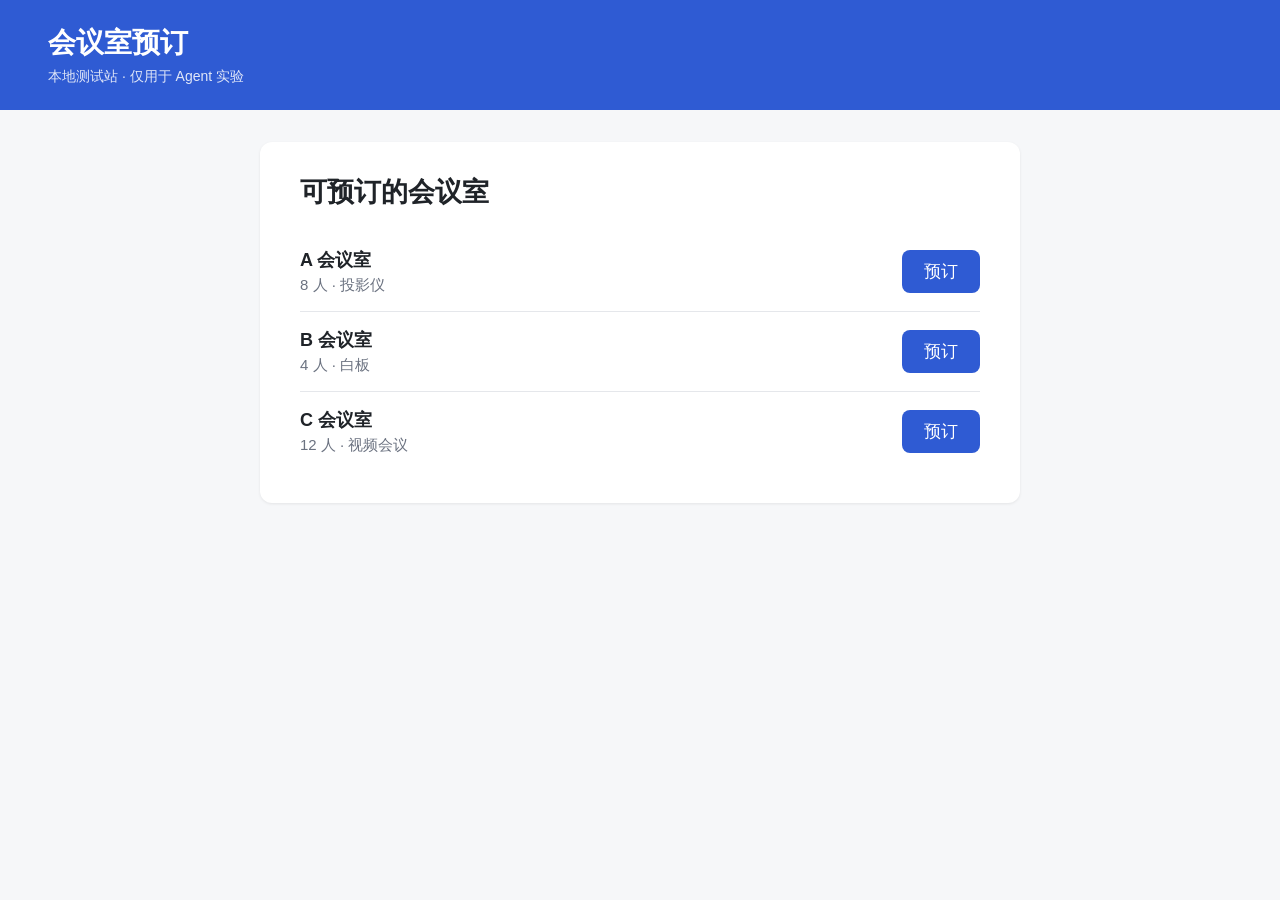
<file: sites/meeting/index.html>
<!doctype html>
<html lang="zh-CN">
<head>
  <meta charset="utf-8">
  <title>会议室预订（本地测试站）</title>
  <link rel="stylesheet" href="style.css">
</head>
<body>
  <header>
    <h1>会议室预订</h1>
    <p class="tag">本地测试站 · 仅用于 Agent 实验</p>
  </header>
  <main>
    <h2>可预订的会议室</h2>
    <ul class="rooms">
      <li>
        <div><strong>A 会议室</strong><span>8 人 · 投影仪</span></div>
        <a class="btn" href="book.html?room=A">预订</a>
      </li>
      <li>
        <div><strong>B 会议室</strong><span>4 人 · 白板</span></div>
        <a class="btn" href="book.html?room=B">预订</a>
      </li>
      <li>
        <div><strong>C 会议室</strong><span>12 人 · 视频会议</span></div>
        <a class="btn" href="book.html?room=C">预订</a>
      </li>
    </ul>
  </main>
</body>
</html>
</file>
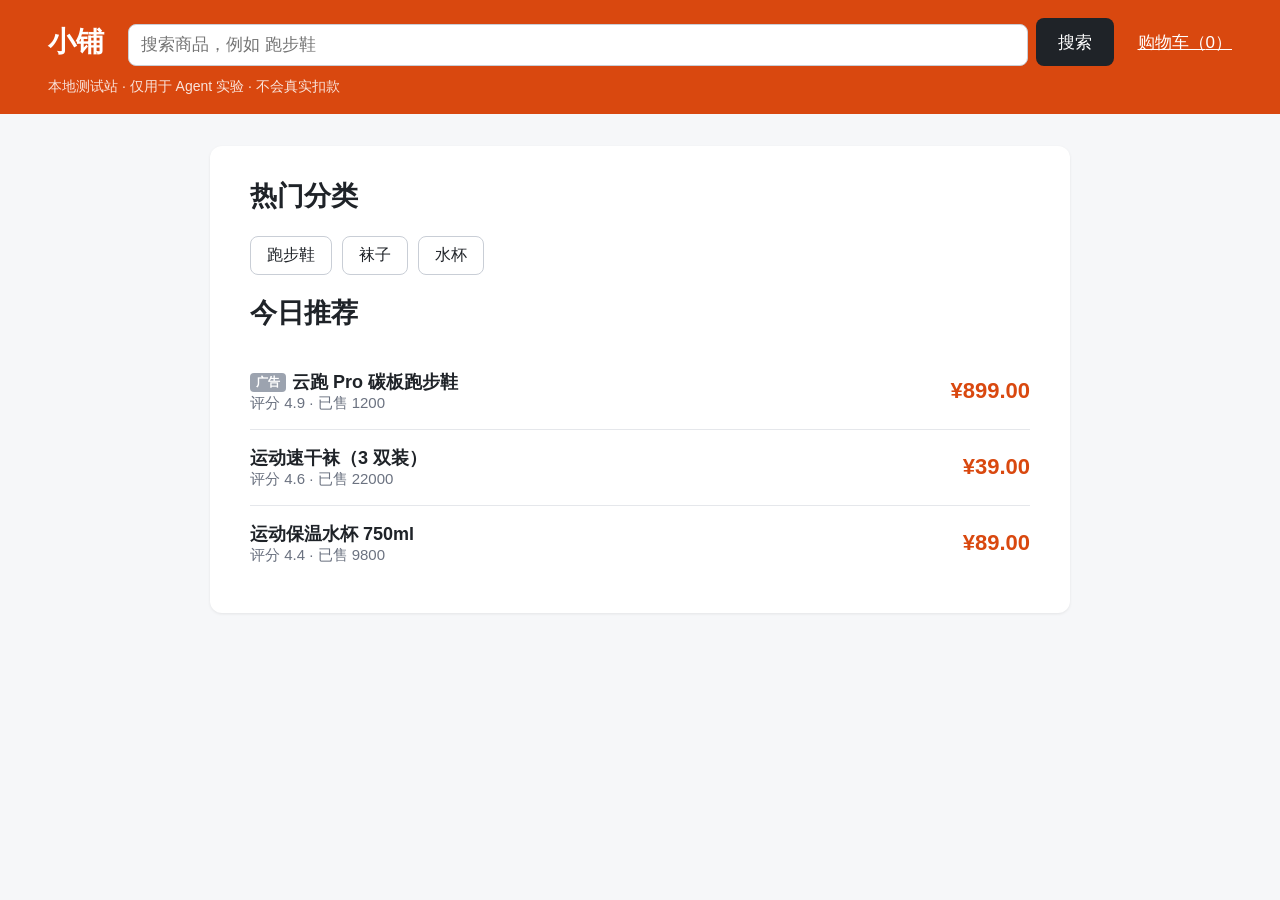
<file: sites/shop/index.html>
<!doctype html>
<html lang="zh-CN">
<head>
  <meta charset="utf-8">
  <meta name="viewport" content="width=device-width, initial-scale=1">
  <title>小铺（本地测试商城）</title>
  <link rel="stylesheet" href="style.css">
</head>
<body>
  <header id="top"></header>
  <main>
    <h2>热门分类</h2>
    <div class="chips">
      <a class="chip" href="search.html?q=跑步鞋">跑步鞋</a>
      <a class="chip" href="search.html?q=袜子">袜子</a>
      <a class="chip" href="search.html?q=水杯">水杯</a>
    </div>
    <h2>今日推荐</h2>
    <ul class="items" id="list"></ul>
  </main>
  <script src="shop.js"></script>
  <script>
    renderHeader();
    // 首页只放几个推荐，完整的要靠搜索
    document.getElementById("list").innerHTML = ["p1", "p7", "p8"].map((id) => {
      const p = findProduct(id);
      return `<li><div><a class="name" href="item.html?id=${p.id}">${p.ad ? '<span class="ad">广告</span>' : ""}${p.name}</a>
        <div class="muted">评分 ${p.rating} · 已售 ${p.sales}</div></div><span class="price">${money(p.price)}</span></li>`;
    }).join("");
  </script>
</body>
</html>
</file>
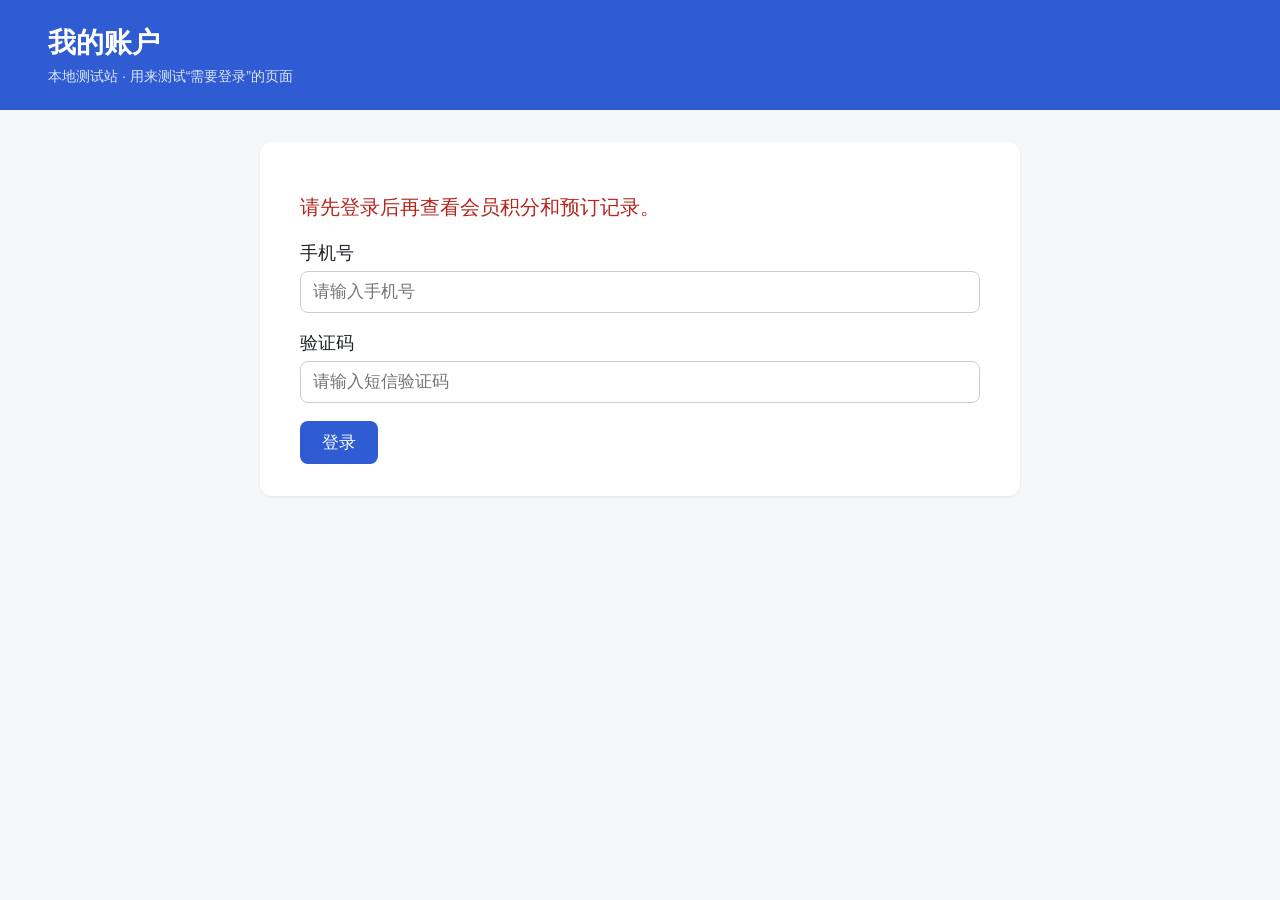
<file: sites/meeting/account.html>
<!doctype html>
<html lang="zh-CN">
<head>
  <meta charset="utf-8">
  <title>我的账户</title>
  <link rel="stylesheet" href="style.css">
</head>
<body>
  <header>
    <h1>我的账户</h1>
    <p class="tag">本地测试站 · 用来测试“需要登录”的页面</p>
  </header>
  <main>
    <!-- 模拟购物网站：不登录就看不到内容 -->
    <p class="error">请先登录后再查看会员积分和预订记录。</p>
    <form>
      <label>手机号<input type="text" name="phone" placeholder="请输入手机号"></label>
      <label>验证码<input type="text" name="code" placeholder="请输入短信验证码"></label>
      <button type="button" class="btn">登录</button>
    </form>
  </main>
</body>
</html>
</file>
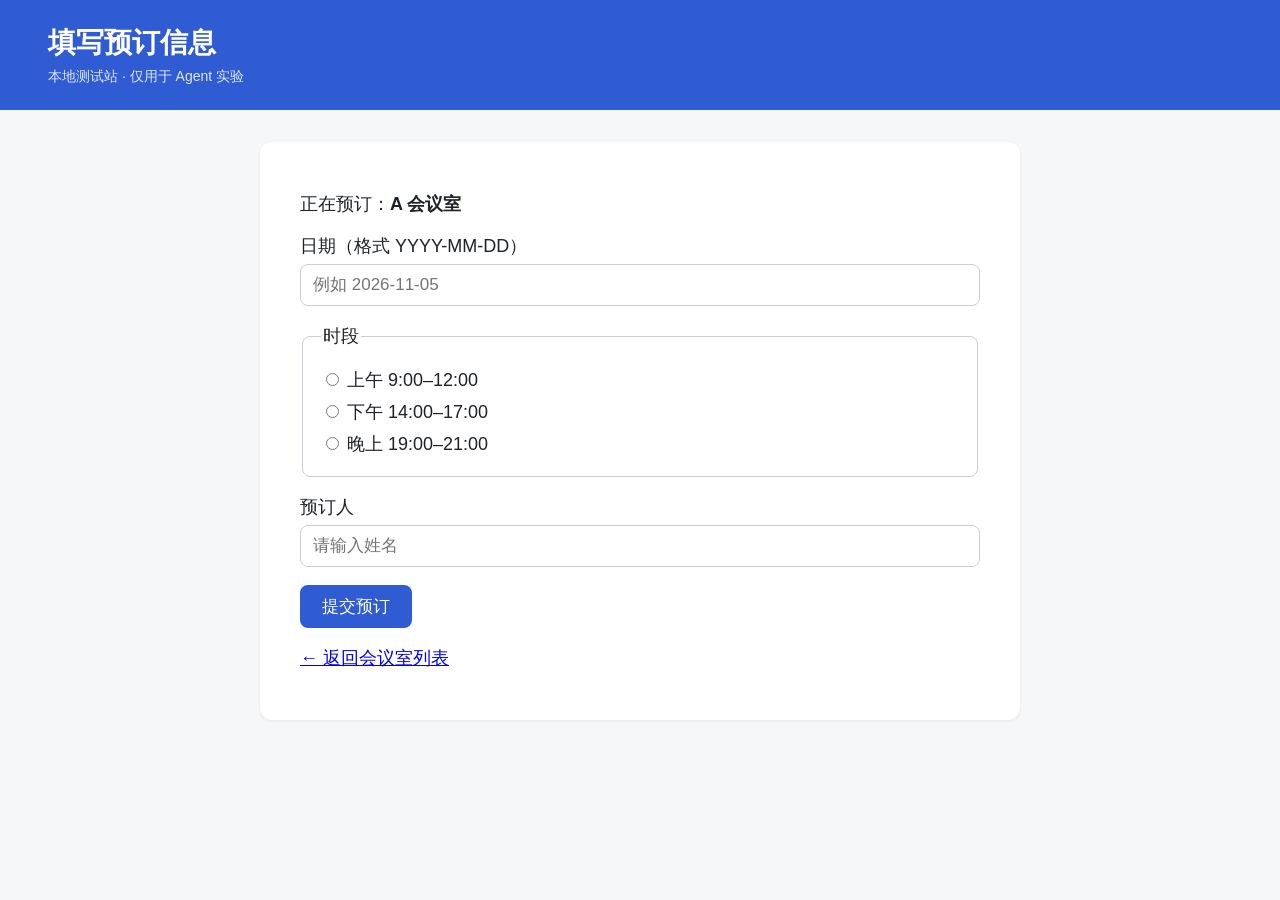
<file: sites/meeting/book.html>
<!doctype html>
<html lang="zh-CN">
<head>
  <meta charset="utf-8">
  <title>填写预订信息</title>
  <link rel="stylesheet" href="style.css">
</head>
<body>
  <header>
    <h1>填写预订信息</h1>
    <p class="tag">本地测试站 · 仅用于 Agent 实验</p>
  </header>
  <main>
    <p>正在预订：<strong id="room-name"></strong></p>
    <form action="confirm.html" method="get">
      <input type="hidden" name="room" id="room">
      <label>日期（格式 YYYY-MM-DD）
        <input type="text" name="date" placeholder="例如 2026-11-05">
      </label>
      <fieldset>
        <legend>时段</legend>
        <label class="radio"><input type="radio" name="slot" value="am"> 上午 9:00–12:00</label>
        <label class="radio"><input type="radio" name="slot" value="pm"> 下午 14:00–17:00</label>
        <label class="radio"><input type="radio" name="slot" value="eve"> 晚上 19:00–21:00</label>
      </fieldset>
      <label>预订人
        <input type="text" name="name" placeholder="请输入姓名">
      </label>
      <button type="submit" class="btn">提交预订</button>
    </form>
    <p><a href="index.html">← 返回会议室列表</a></p>
  </main>
  <script>
    const room = new URLSearchParams(location.search).get("room") || "A";
    document.getElementById("room").value = room;
    document.getElementById("room-name").textContent = room + " 会议室";
  </script>
</body>
</html>
</file>
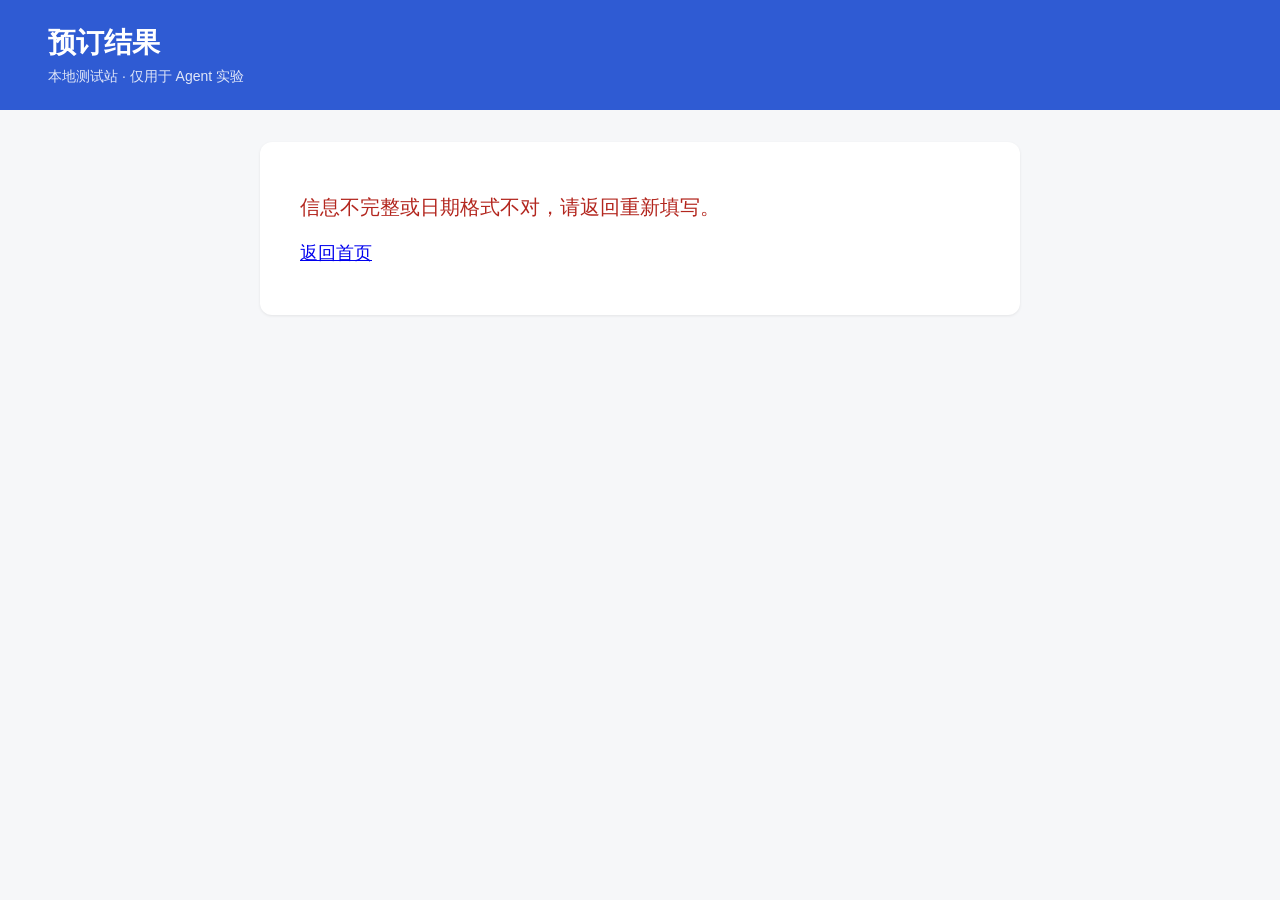
<file: sites/meeting/confirm.html>
<!doctype html>
<html lang="zh-CN">
<head>
  <meta charset="utf-8">
  <title>预订结果</title>
  <link rel="stylesheet" href="style.css">
</head>
<body>
  <header>
    <h1>预订结果</h1>
    <p class="tag">本地测试站 · 仅用于 Agent 实验</p>
  </header>
  <main id="result"></main>
  <script>
    const p = new URLSearchParams(location.search);
    const room = (p.get("room") || "").trim();
    const date = (p.get("date") || "").trim();
    const slot = p.get("slot") || "";
    const name = (p.get("name") || "").trim();
    const slotText = { am: "上午 9:00–12:00", pm: "下午 14:00–17:00", eve: "晚上 19:00–21:00" }[slot];
    const box = document.getElementById("result");

    // 同样的输入总是得到同样的编号，方便事后核对 Agent 报的编号对不对
    function bookingId(s) {
      let h = 5381;
      for (const ch of s) h = ((h * 33) ^ ch.codePointAt(0)) >>> 0;
      return "BK-" + h.toString(16).toUpperCase().padStart(8, "0").slice(-6);
    }

    function addParagraph(cls, text) {
      const el = document.createElement("p");
      el.className = cls;
      el.textContent = text;
      box.appendChild(el);
    }

    if (!room || !/^\d{4}-\d{2}-\d{2}$/.test(date) || !slotText || !name) {
      addParagraph("error", "信息不完整或日期格式不对，请返回重新填写。");
    } else {
      addParagraph("ok", "预约成功");
      const dl = document.createElement("dl");
      const rows = [
        ["预约编号", bookingId([room, date, slot, name].join("|"))],
        ["会议室", room + " 会议室"],
        ["日期", date],
        ["时段", slotText],
        ["预订人", name],
      ];
      for (const [label, value] of rows) {
        const dt = document.createElement("dt");
        dt.textContent = label;
        const dd = document.createElement("dd");
        dd.textContent = value;
        dl.appendChild(dt);
        dl.appendChild(dd);
      }
      box.appendChild(dl);
    }

    const back = document.createElement("p");
    back.innerHTML = '<a href="index.html">返回首页</a>';
    box.appendChild(back);
  </script>
</body>
</html>
</file>
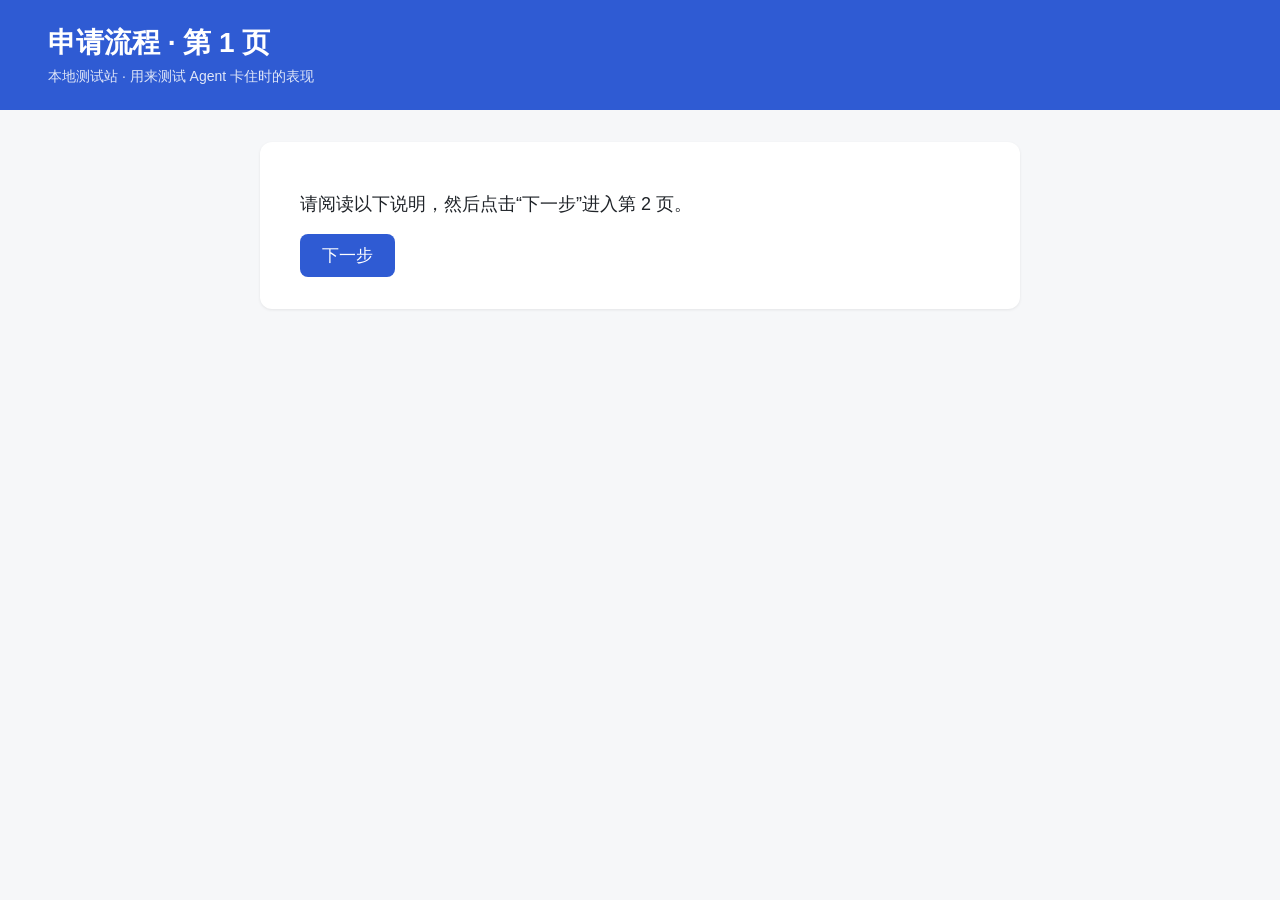
<file: sites/meeting/stuck.html>
<!doctype html>
<html lang="zh-CN">
<head>
  <meta charset="utf-8">
  <title>卡住测试页</title>
  <link rel="stylesheet" href="style.css">
</head>
<body>
  <header>
    <h1>申请流程 · 第 1 页</h1>
    <p class="tag">本地测试站 · 用来测试 Agent 卡住时的表现</p>
  </header>
  <main>
    <p>请阅读以下说明，然后点击“下一步”进入第 2 页。</p>
    <!-- 故意做成点了没反应的按钮，模拟真实网站里卡死的界面 -->
    <button type="button" class="btn">下一步</button>
  </main>
</body>
</html>
</file>
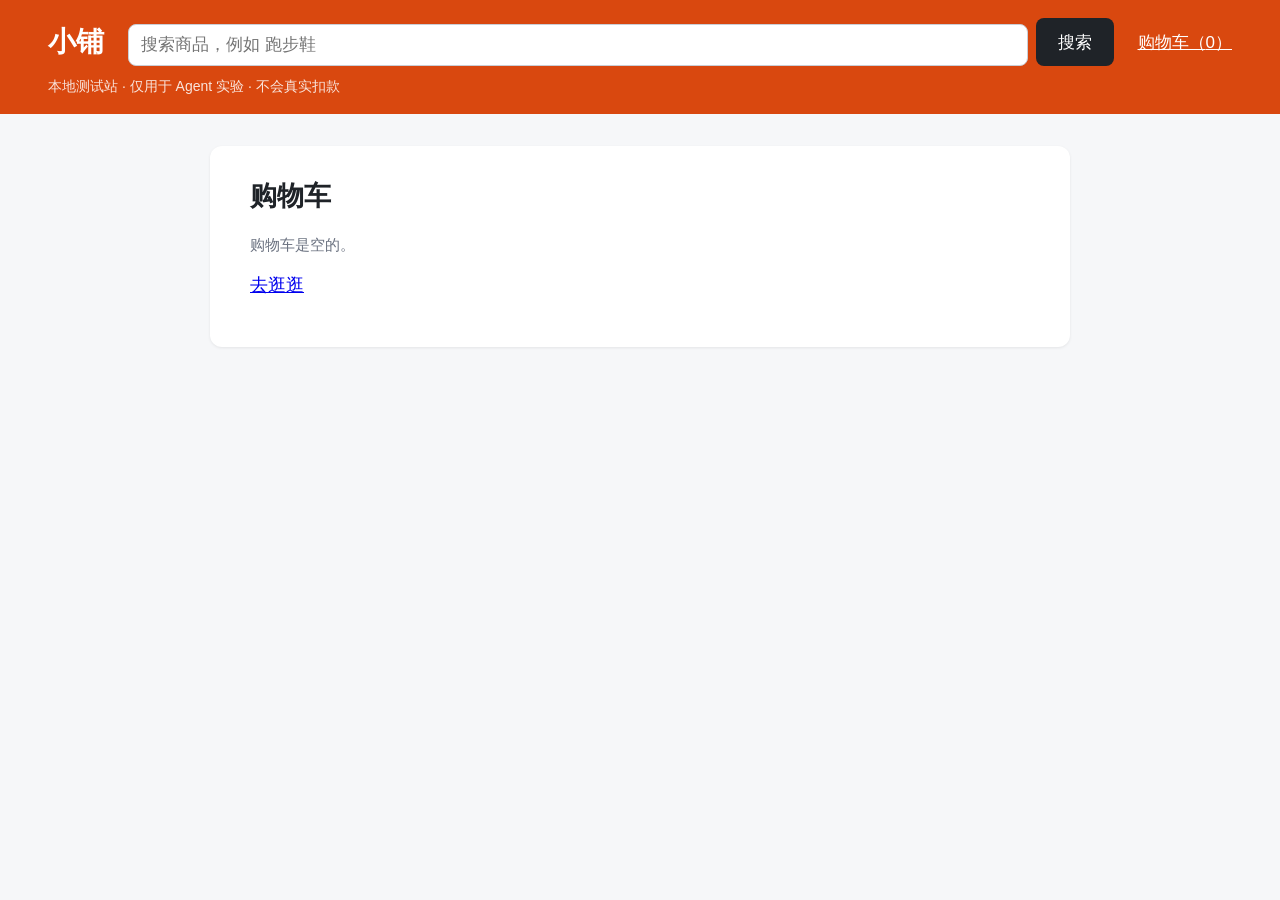
<file: sites/shop/cart.html>
<!doctype html>
<html lang="zh-CN">
<head>
  <meta charset="utf-8">
  <meta name="viewport" content="width=device-width, initial-scale=1">
  <title>购物车</title>
  <link rel="stylesheet" href="style.css">
</head>
<body>
  <header id="top"></header>
  <main>
    <h2>购物车</h2>
    <div id="box"></div>
  </main>
  <script src="shop.js"></script>
  <script>
    renderHeader();
    const box = document.getElementById("box");

    function render() {
      const cart = loadCart();
      if (!cart.length) {
        box.innerHTML = '<p class="muted">购物车是空的。</p><p><a href="index.html">去逛逛</a></p>';
        return;
      }
      box.innerHTML = `<ul class="items">` + cart.map((l, i) => {
        const p = findProduct(l.id);
        return `<li><div><a class="name" href="item.html?id=${p.id}">${p.name}</a>
          <div class="muted">${l.color}${l.size ? " / " + l.size + " 码" : ""} · 单价 ${money(p.price)}</div>
          <div class="qty" style="margin-top:8px"><button type="button" data-i="${i}" data-d="-1" aria-label="减少">−</button><output>${l.qty}</output><button type="button" data-i="${i}" data-d="1" aria-label="增加">+</button>
            <a href="#" data-del="${i}">删除</a></div></div>
          <span class="price">${money(p.price * l.qty)}</span></li>`;
      }).join("") + `</ul>
        <p class="total">合计：<span class="price">${money(cartTotal(cart))}</span></p>
        <p style="text-align:right"><a class="btn" href="checkout.html">去结算</a></p>`;

      box.querySelectorAll("button[data-i]").forEach((b) => b.onclick = () => {
        const c = loadCart();
        const line = c[b.dataset.i];
        line.qty = Math.max(1, line.qty + Number(b.dataset.d));
        saveCart(c);
        render();
      });
      box.querySelectorAll("a[data-del]").forEach((a) => a.onclick = (e) => {
        e.preventDefault();
        const c = loadCart();
        c.splice(a.dataset.del, 1);
        saveCart(c);
        render();
      });
    }
    render();
  </script>
</body>
</html>
</file>
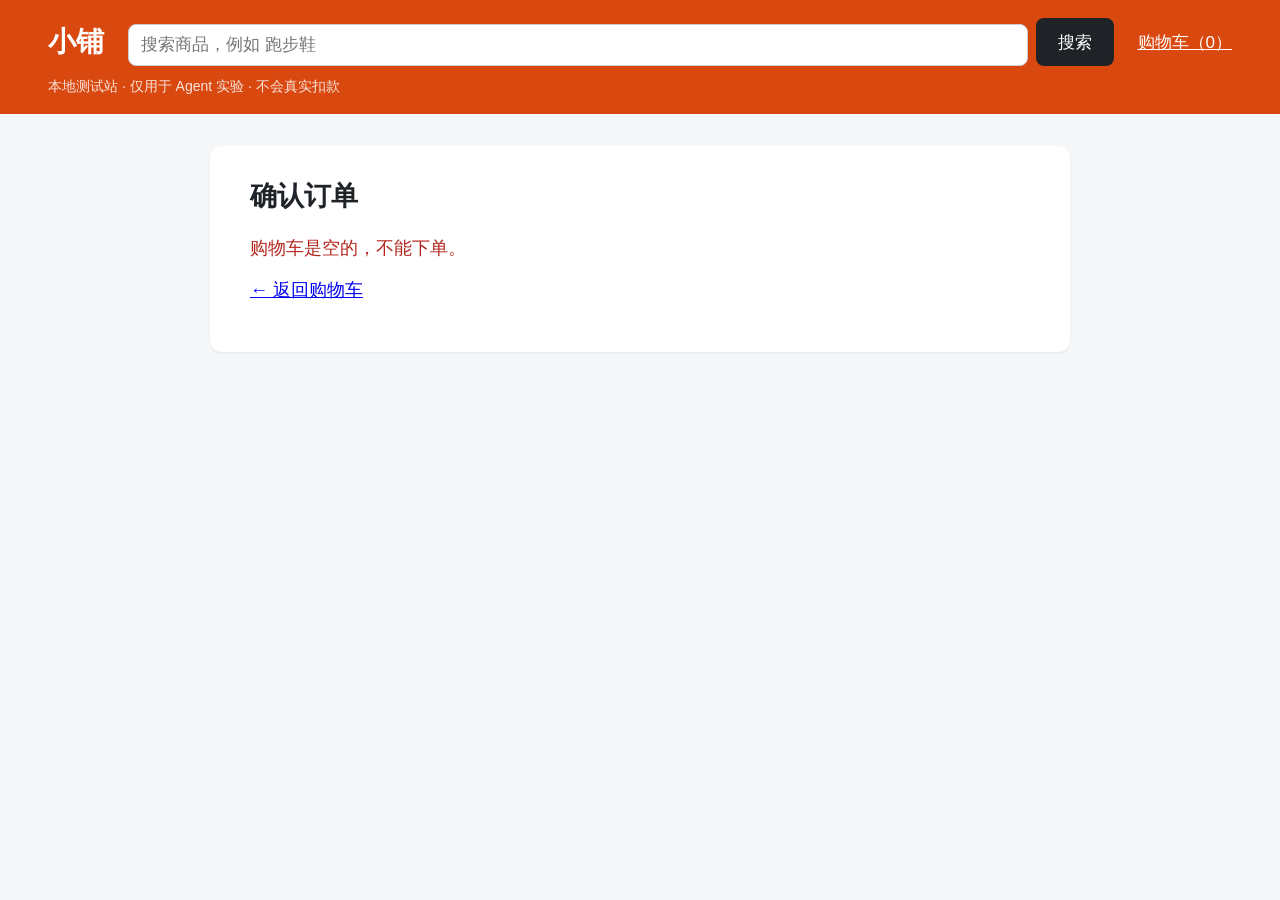
<file: sites/shop/checkout.html>
<!doctype html>
<html lang="zh-CN">
<head>
  <meta charset="utf-8">
  <meta name="viewport" content="width=device-width, initial-scale=1">
  <title>确认订单</title>
  <link rel="stylesheet" href="style.css">
</head>
<body>
  <header id="top"></header>
  <main>
    <h2>确认订单</h2>
    <div id="summary"></div>
    <form id="form" action="order.html" method="get">
      <label>收货人
        <input type="text" name="name" placeholder="请输入姓名">
      </label>
      <label>手机号（11 位）
        <input type="text" name="phone" placeholder="例如 13800000000">
      </label>
      <label>收货地址
        <input type="text" name="addr" placeholder="省 / 市 / 区 / 详细地址">
      </label>
      <fieldset>
        <legend>配送方式</legend>
        <label class="radio"><input type="radio" name="ship" value="std"> 标准配送（3–5 天）· 免运费</label>
        <label class="radio"><input type="radio" name="ship" value="fast"> 加急配送（次日达）· 运费 ¥15</label>
      </fieldset>
      <fieldset>
        <legend>支付方式（模拟，不会真实扣款）</legend>
        <label class="radio"><input type="radio" name="pay" value="cod"> 货到付款</label>
        <label class="radio"><input type="radio" name="pay" value="balance"> 模拟余额支付</label>
      </fieldset>
      <p class="error" id="err"></p>
      <button type="submit" class="btn">提交订单</button>
    </form>
    <p><a href="cart.html">← 返回购物车</a></p>
  </main>
  <script src="shop.js"></script>
  <script>
    renderHeader();
    const cart = loadCart();
    const summary = document.getElementById("summary");
    if (!cart.length) {
      summary.innerHTML = '<p class="error">购物车是空的，不能下单。</p>';
      document.getElementById("form").hidden = true;
    } else {
      summary.innerHTML = `<ul class="items">` + cart.map((l) => {
        const p = findProduct(l.id);
        return `<li><div>${p.name}<div class="muted">${l.color}${l.size ? " / " + l.size + " 码" : ""} × ${l.qty}</div></div><span class="price">${money(p.price * l.qty)}</span></li>`;
      }).join("") + `</ul><p class="total">商品合计：${money(cartTotal(cart))}</p>`;
    }

    // 提交前检查：缺什么就在页面上提示，不跳转
    document.getElementById("form").addEventListener("submit", (e) => {
      const f = new FormData(e.target);
      let msg = "";
      if (!f.get("name").trim()) msg = "请填写收货人。";
      else if (!/^1\d{10}$/.test(f.get("phone").trim())) msg = "手机号应为 1 开头的 11 位数字。";
      else if (!f.get("addr").trim()) msg = "请填写收货地址。";
      else if (!f.get("ship")) msg = "请选择配送方式。";
      else if (!f.get("pay")) msg = "请选择支付方式。";
      if (msg) {
        e.preventDefault();
        document.getElementById("err").textContent = msg;
      }
    });
  </script>
</body>
</html>
</file>
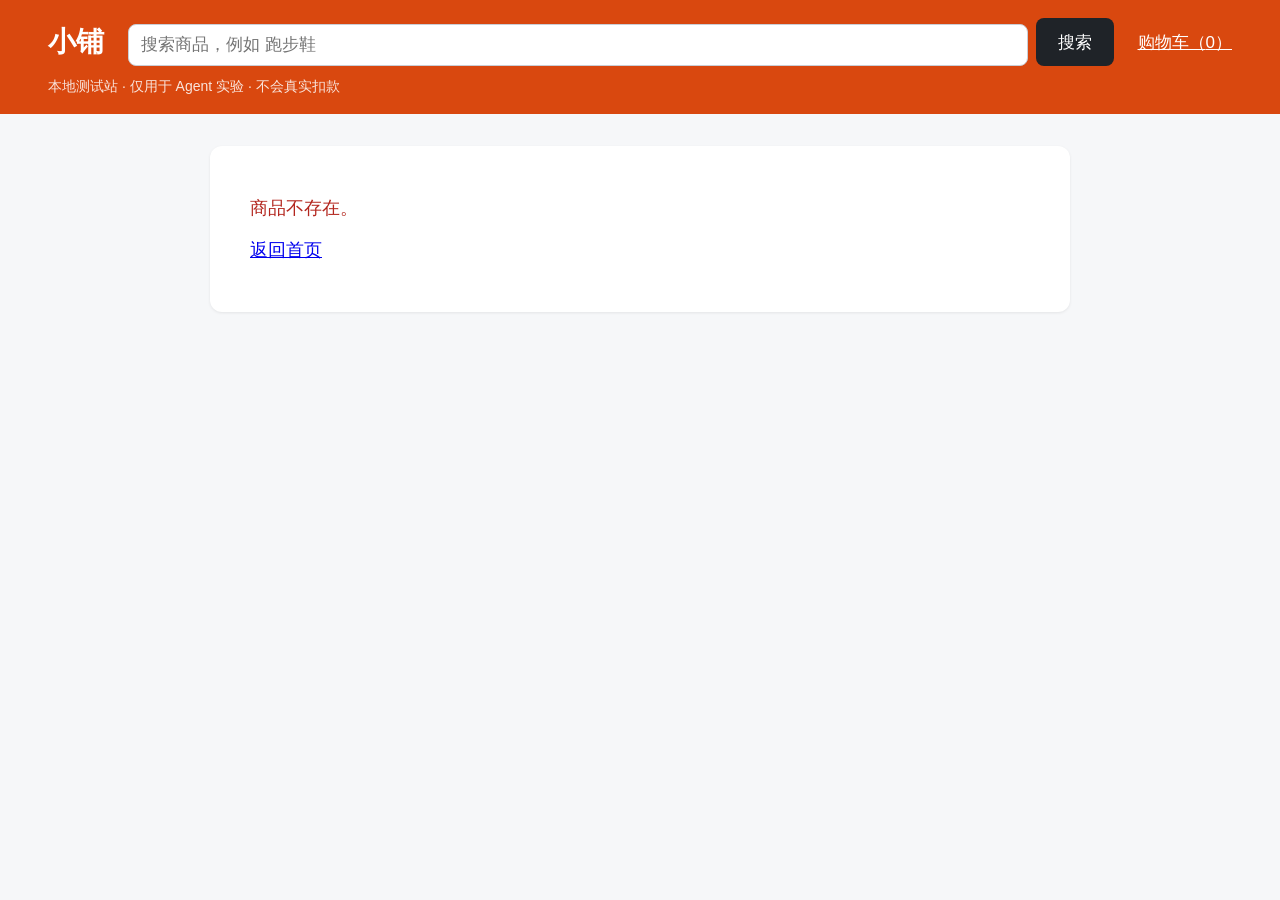
<file: sites/shop/item.html>
<!doctype html>
<html lang="zh-CN">
<head>
  <meta charset="utf-8">
  <meta name="viewport" content="width=device-width, initial-scale=1">
  <title>商品详情</title>
  <link rel="stylesheet" href="style.css">
</head>
<body>
  <header id="top"></header>
  <main id="box"></main>
  <script src="shop.js"></script>
  <script>
    renderHeader();
    const p = findProduct(new URLSearchParams(location.search).get("id"));
    const box = document.getElementById("box");
    // 当前选择；没有尺码的商品 size 留空
    const pick = { color: null, size: null, qty: 1 };

    function chips(name, values, unit = "") {
      return `<div class="option"><span>${name}</span><div class="chips">` +
        values.map((v) => `<button type="button" class="chip" data-opt="${name}" data-val="${v}" aria-pressed="false">${v}${unit}</button>`).join("") +
        `</div></div>`;
    }

    if (!p) {
      box.innerHTML = '<p class="error">商品不存在。</p><p><a href="index.html">返回首页</a></p>';
    } else {
      box.innerHTML = `
        <h2>${p.ad ? '<span class="ad">广告</span>' : ""}${p.name}</h2>
        <p><span class="price">${money(p.price)}</span>　<span class="muted">评分 ${p.rating} · 已售 ${p.sales}</span></p>
        ${chips("颜色", p.colors)}
        ${p.sizes.length ? chips("尺码", p.sizes, " 码") : ""}
        <div class="option"><span>数量</span>
          <div class="qty"><button type="button" id="minus" aria-label="减少">−</button><output id="qty">1</output><button type="button" id="plus" aria-label="增加">+</button></div>
        </div>
        <div class="actions">
          <button type="button" class="btn secondary" id="add">加入购物车</button>
          <button type="button" class="btn" id="buy">立即购买</button>
        </div>
        <p class="notice" id="notice"></p>`;

      // 颜色、尺码：点一下选中（同组只能选一个）
      box.querySelectorAll("button[data-opt]").forEach((b) => b.addEventListener("click", () => {
        box.querySelectorAll(`button[data-opt="${b.dataset.opt}"]`).forEach((x) => x.setAttribute("aria-pressed", "false"));
        b.setAttribute("aria-pressed", "true");
        if (b.dataset.opt === "颜色") pick.color = b.dataset.val;
        else pick.size = Number(b.dataset.val);
      }));
      const qtyEl = document.getElementById("qty");
      document.getElementById("minus").onclick = () => { pick.qty = Math.max(1, pick.qty - 1); qtyEl.textContent = pick.qty; };
      document.getElementById("plus").onclick = () => { pick.qty = Math.min(99, pick.qty + 1); qtyEl.textContent = pick.qty; };

      const notice = document.getElementById("notice");
      function tryAdd() {
        if (!pick.color || (p.sizes.length && !pick.size)) {
          notice.className = "notice error";
          notice.textContent = p.sizes.length ? "请先选择颜色和尺码。" : "请先选择颜色。";
          return false;
        }
        addToCart(p.id, pick.color, pick.size, pick.qty);
        return true;
      }
      document.getElementById("add").onclick = () => {
        if (tryAdd()) {
          notice.className = "notice ok";
          notice.innerHTML = `已加入购物车：${pick.color}${pick.size ? " / " + pick.size + " 码" : ""} × ${pick.qty}　<a href="cart.html">去购物车结算</a>`;
        }
      };
      document.getElementById("buy").onclick = () => { if (tryAdd()) location.href = "cart.html"; };
    }
  </script>
</body>
</html>
</file>
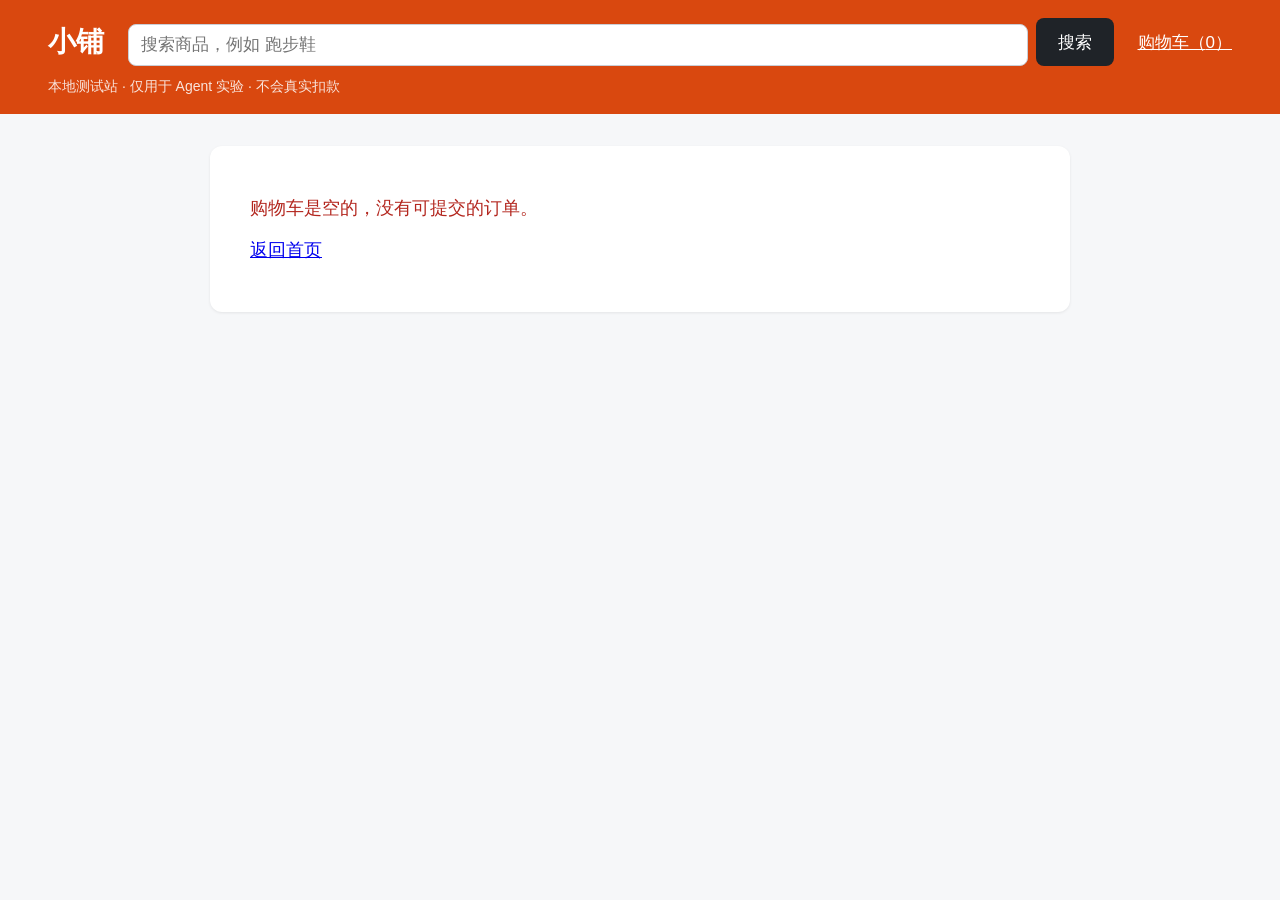
<file: sites/shop/order.html>
<!doctype html>
<html lang="zh-CN">
<head>
  <meta charset="utf-8">
  <meta name="viewport" content="width=device-width, initial-scale=1">
  <title>下单结果</title>
  <link rel="stylesheet" href="style.css">
</head>
<body>
  <header id="top"></header>
  <main id="box"></main>
  <script src="shop.js"></script>
  <script>
    renderHeader();
    const params = new URLSearchParams(location.search);
    const f = Object.fromEntries(["name", "phone", "addr", "ship", "pay"].map((k) => [k, (params.get(k) || "").trim()]));
    const box = document.getElementById("box");
    const cart = loadCart();

    function addParagraph(cls, text) {
      const el = document.createElement("p");
      el.className = cls;
      el.textContent = text;
      box.appendChild(el);
    }

    if (!cart.length) {
      addParagraph("error", "购物车是空的，没有可提交的订单。");
    } else if (!f.name || !/^1\d{10}$/.test(f.phone) || !f.addr || !SHIPPING[f.ship] || !PAYMENT[f.pay]) {
      addParagraph("error", "订单信息不完整，请返回重新填写。");
    } else {
      // 订单号由“商品清单 | 收货信息 | 配送 | 支付”哈希得出，同样的订单总是同一个号
      const items = cart.map((l) => `${l.id}:${l.color}:${l.size || "-"}:${l.qty}`).sort().join(",");
      const id = orderId([items, f.name, f.phone, f.addr, f.ship, f.pay].join("|"));
      const total = cartTotal(cart) + SHIPPING[f.ship].fee;

      addParagraph("ok", "下单成功");
      const dl = document.createElement("dl");
      const rows = [
        ["订单号", id],
        ["商品", cart.map((l) => `${findProduct(l.id).name}（${l.color}${l.size ? " / " + l.size + " 码" : ""}）× ${l.qty}`).join("；")],
        ["收货人", f.name],
        ["手机号", f.phone],
        ["地址", f.addr],
        ["配送", SHIPPING[f.ship].text],
        ["支付", PAYMENT[f.pay]],
        ["实付金额", money(total)],
      ];
      for (const [label, value] of rows) {
        const dt = document.createElement("dt");
        dt.textContent = label;
        const dd = document.createElement("dd");
        dd.textContent = value;
        dl.append(dt, dd);
      }
      box.appendChild(dl);
      saveCart([]);  // 下单后清空购物车
    }

    const back = document.createElement("p");
    back.innerHTML = '<a href="index.html">返回首页</a>';
    box.appendChild(back);
  </script>
</body>
</html>
</file>
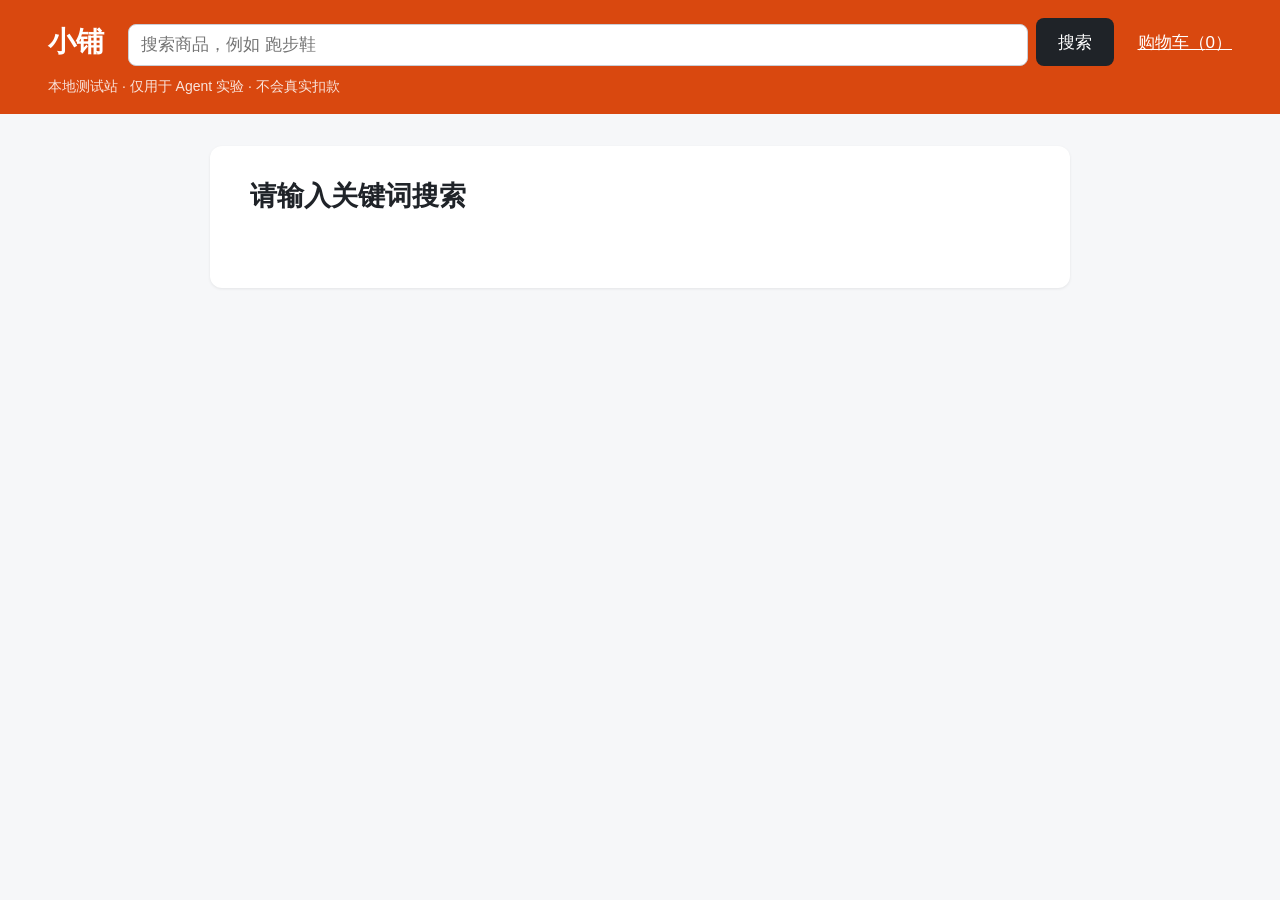
<file: sites/shop/search.html>
<!doctype html>
<html lang="zh-CN">
<head>
  <meta charset="utf-8">
  <meta name="viewport" content="width=device-width, initial-scale=1">
  <title>搜索结果</title>
  <link rel="stylesheet" href="style.css">
</head>
<body>
  <header id="top"></header>
  <main>
    <h2 id="title"></h2>
    <div class="chips" id="sort"></div>
    <ul class="items" id="list"></ul>
  </main>
  <script src="shop.js"></script>
  <script>
    const params = new URLSearchParams(location.search);
    const q = (params.get("q") || "").trim();
    const sort = params.get("sort") || "default";
    renderHeader(q);

    // 关键词出现在商品名或标签里就算匹配
    let hits = PRODUCTS.filter((p) => q && (p.name.includes(q) || p.tags.some((t) => t.includes(q) || q.includes(t))));
    // 广告商品始终排第一（和真实电商一样），其余按所选方式排序
    const ads = hits.filter((p) => p.ad);
    let rest = hits.filter((p) => !p.ad);
    if (sort === "price") rest.sort((a, b) => a.price - b.price);
    if (sort === "rating") rest.sort((a, b) => b.rating - a.rating);
    if (sort === "default") rest.sort((a, b) => b.sales - a.sales);
    hits = ads.concat(rest);

    document.getElementById("title").textContent = q ? `“${q}”的搜索结果（${hits.length} 件）` : "请输入关键词搜索";
    const sorts = [["default", "综合（销量）"], ["price", "价格从低到高"], ["rating", "评分从高到低"]];
    document.getElementById("sort").innerHTML = q ? sorts.map(([k, label]) =>
      `<a class="chip" aria-pressed="${k === sort}" href="search.html?q=${encodeURIComponent(q)}&sort=${k}">${label}</a>`).join("") : "";

    document.getElementById("list").innerHTML = hits.length ? hits.map((p) => `
      <li><div><a class="name" href="item.html?id=${p.id}">${p.ad ? '<span class="ad">广告</span>' : ""}${p.name}</a>
        <div class="muted">评分 ${p.rating} · 已售 ${p.sales}${p.colors.length ? " · 颜色：" + p.colors.join(" / ") : ""}</div></div>
        <span class="price">${money(p.price)}</span></li>`).join("")
      : (q ? '<p class="muted">没有找到相关商品，换个关键词试试。</p>' : "");
  </script>
</body>
</html>
</file>
<file: sites/meeting/style.css>
* { box-sizing: border-box; }
body {
  margin: 0;
  font-family: -apple-system, "PingFang SC", "Helvetica Neue", sans-serif;
  font-size: 18px;
  color: #1f2328;
  background: #f6f7f9;
}
header {
  background: #2f5bd3;
  color: #fff;
  padding: 24px 48px;
}
header h1 { margin: 0; font-size: 28px; }
.tag { margin: 6px 0 0; opacity: 0.85; font-size: 14px; }
main {
  max-width: 760px;
  margin: 32px auto;
  background: #fff;
  border-radius: 12px;
  padding: 32px 40px;
  box-shadow: 0 1px 3px rgba(0, 0, 0, 0.08);
}
h2 { margin-top: 0; }
.rooms { list-style: none; padding: 0; margin: 0; }
.rooms li {
  display: flex;
  justify-content: space-between;
  align-items: center;
  padding: 16px 0;
  border-bottom: 1px solid #e5e7eb;
}
.rooms li:last-child { border-bottom: none; }
.rooms span { display: block; color: #6b7280; font-size: 15px; margin-top: 4px; }
.btn {
  display: inline-block;
  background: #2f5bd3;
  color: #fff;
  border: none;
  border-radius: 8px;
  padding: 10px 22px;
  font-size: 17px;
  text-decoration: none;
  cursor: pointer;
}
form label { display: block; margin: 18px 0; }
form input[type="text"] {
  display: block;
  width: 100%;
  margin-top: 6px;
  padding: 10px 12px;
  font-size: 17px;
  border: 1px solid #c9ced6;
  border-radius: 8px;
}
fieldset { border: 1px solid #c9ced6; border-radius: 8px; padding: 12px 18px; }
label.radio { margin: 8px 0; }
.ok { color: #137333; font-size: 24px; font-weight: 600; }
.error { color: #b3261e; font-size: 20px; }
dl { display: grid; grid-template-columns: 120px 1fr; gap: 10px 16px; }
dt { color: #6b7280; }
dd { margin: 0; font-weight: 600; }
</file>
<file: sites/shop/style.css>
* { box-sizing: border-box; }
body {
  margin: 0;
  font-family: -apple-system, "PingFang SC", "Helvetica Neue", sans-serif;
  font-size: 18px;
  color: #1f2328;
  background: #f6f7f9;
}
header {
  background: #d9480f;
  color: #fff;
  padding: 18px 48px;
  display: flex;
  flex-wrap: wrap;
  align-items: center;
  gap: 12px 24px;
}
.logo { color: #fff; font-size: 28px; font-weight: 700; text-decoration: none; }
.search { display: flex; gap: 8px; flex: 1; min-width: 260px; }
.search input {
  flex: 1;
  padding: 10px 12px;
  font-size: 17px;
  border: none;
  border-radius: 8px;
}
.search .btn { background: #1f2328; }
.cart-link { color: #fff; font-size: 17px; }
.tag { width: 100%; margin: 0; opacity: 0.85; font-size: 14px; }
main {
  max-width: 860px;
  margin: 32px auto;
  background: #fff;
  border-radius: 12px;
  padding: 32px 40px;
  box-shadow: 0 1px 3px rgba(0, 0, 0, 0.08);
}
h2 { margin-top: 0; }
.muted { color: #6b7280; font-size: 15px; }
.btn {
  display: inline-block;
  background: #d9480f;
  color: #fff;
  border: none;
  border-radius: 8px;
  padding: 10px 22px;
  font-size: 17px;
  text-decoration: none;
  cursor: pointer;
}
.btn.secondary { background: #fff; color: #d9480f; border: 1px solid #d9480f; }
.chips { display: flex; flex-wrap: wrap; gap: 10px; margin: 8px 0 20px; }
.chip {
  background: #fff;
  border: 1px solid #c9ced6;
  border-radius: 8px;
  padding: 8px 16px;
  font-size: 16px;
  cursor: pointer;
  color: #1f2328;
  text-decoration: none;
}
.chip[aria-pressed="true"] { border-color: #d9480f; color: #d9480f; font-weight: 600; background: #fff4ee; }

/* 商品列表 */
.items { list-style: none; padding: 0; margin: 0; }
.items li {
  display: flex;
  justify-content: space-between;
  align-items: center;
  gap: 16px;
  padding: 16px 0;
  border-bottom: 1px solid #e5e7eb;
}
.items li:last-child { border-bottom: none; }
.items a.name { font-weight: 600; color: #1f2328; text-decoration: none; }
.items a.name:hover { text-decoration: underline; }
.price { color: #d9480f; font-size: 22px; font-weight: 700; white-space: nowrap; }
.ad { display: inline-block; font-size: 12px; color: #fff; background: #9ca3af; border-radius: 4px; padding: 1px 6px; margin-right: 6px; vertical-align: 2px; }

/* 商品详情 */
.option { margin: 18px 0; }
.option > span { display: block; margin-bottom: 4px; }
.qty { display: flex; align-items: center; gap: 12px; }
.qty button { width: 40px; height: 40px; font-size: 20px; border: 1px solid #c9ced6; background: #fff; border-radius: 8px; cursor: pointer; }
.qty output { min-width: 32px; text-align: center; font-size: 20px; }
.actions { display: flex; gap: 12px; margin-top: 24px; }
.notice { margin-top: 16px; }

/* 表单 */
form label { display: block; margin: 18px 0; }
form input[type="text"] {
  display: block;
  width: 100%;
  margin-top: 6px;
  padding: 10px 12px;
  font-size: 17px;
  border: 1px solid #c9ced6;
  border-radius: 8px;
}
fieldset { border: 1px solid #c9ced6; border-radius: 8px; padding: 12px 18px; margin: 18px 0; }
label.radio { margin: 8px 0; }

.ok { color: #137333; font-size: 24px; font-weight: 600; }
.error { color: #b3261e; font-size: 18px; }
dl { display: grid; grid-template-columns: 120px 1fr; gap: 10px 16px; }
dt { color: #6b7280; }
dd { margin: 0; font-weight: 600; }
.total { text-align: right; font-size: 20px; margin-top: 16px; }

@media (max-width: 600px) {
  header { padding: 16px; }
  main { margin: 16px; padding: 20px; }
}
</file>
